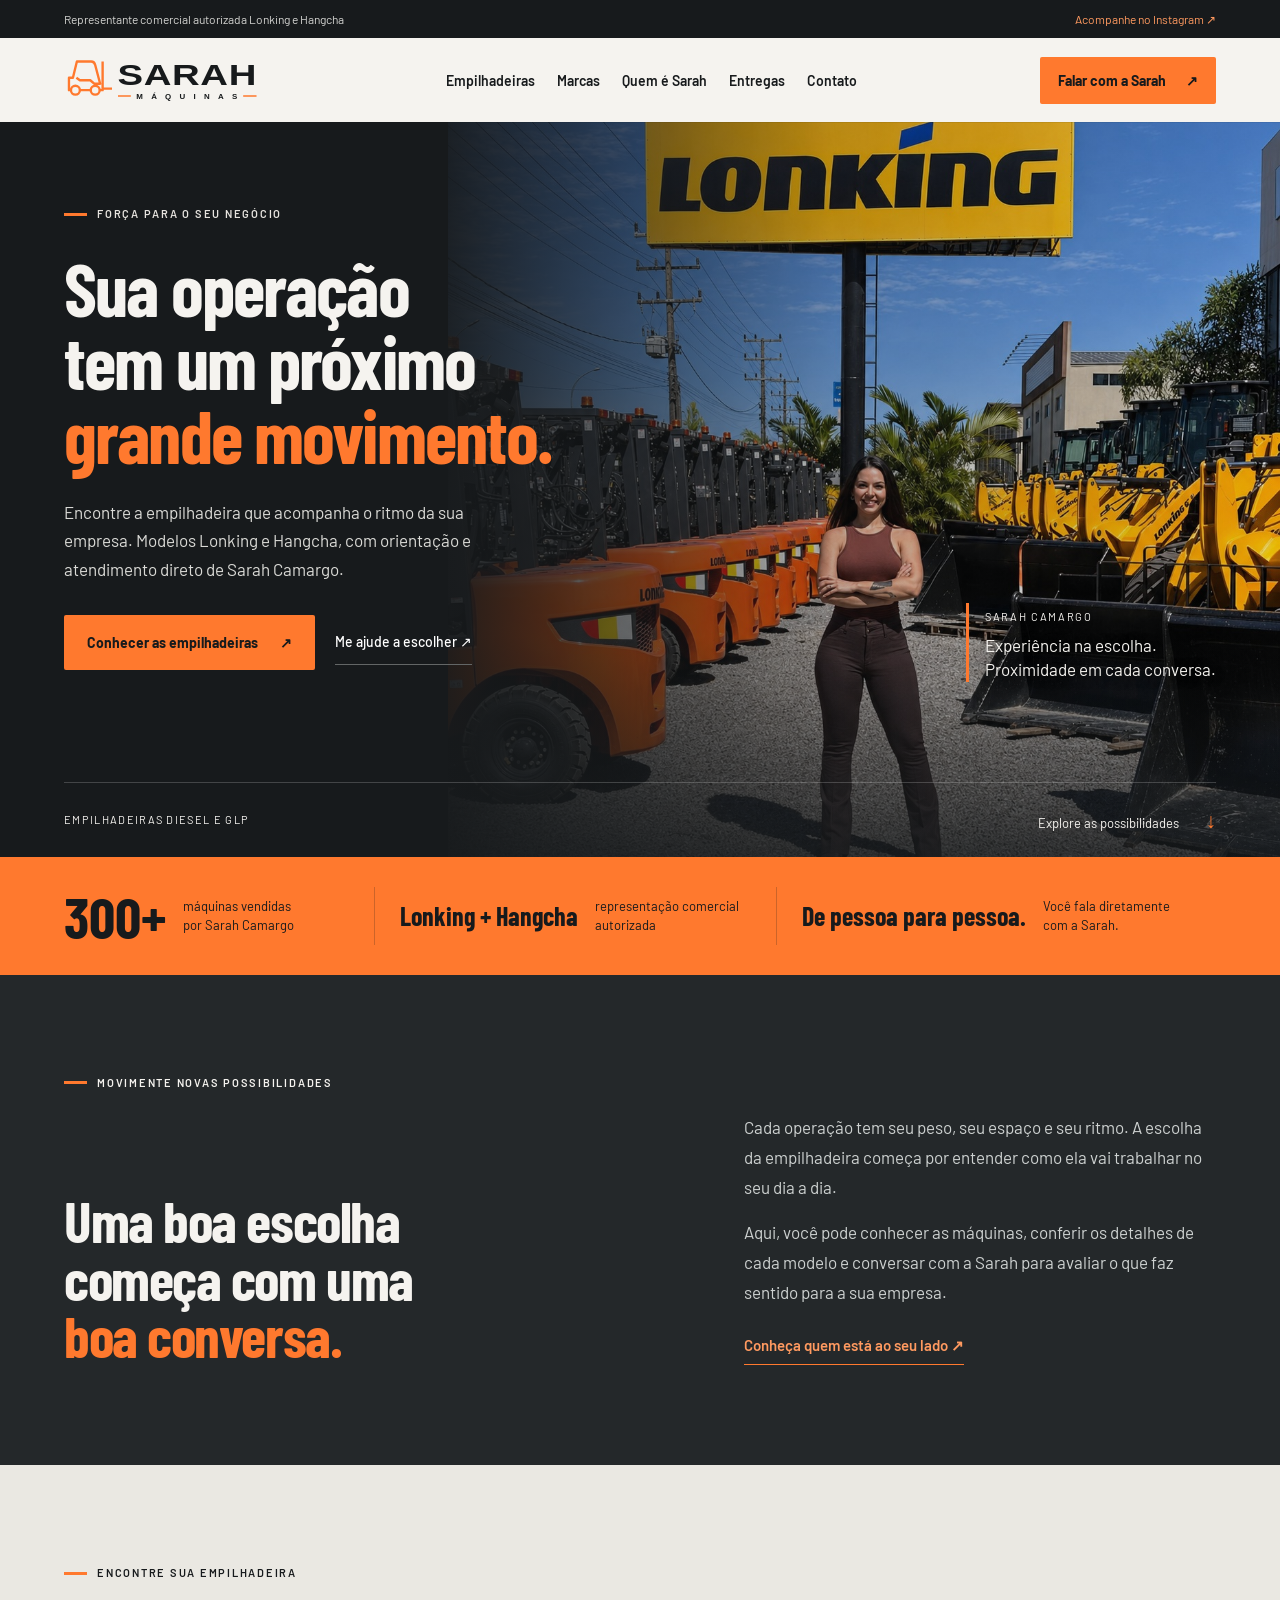
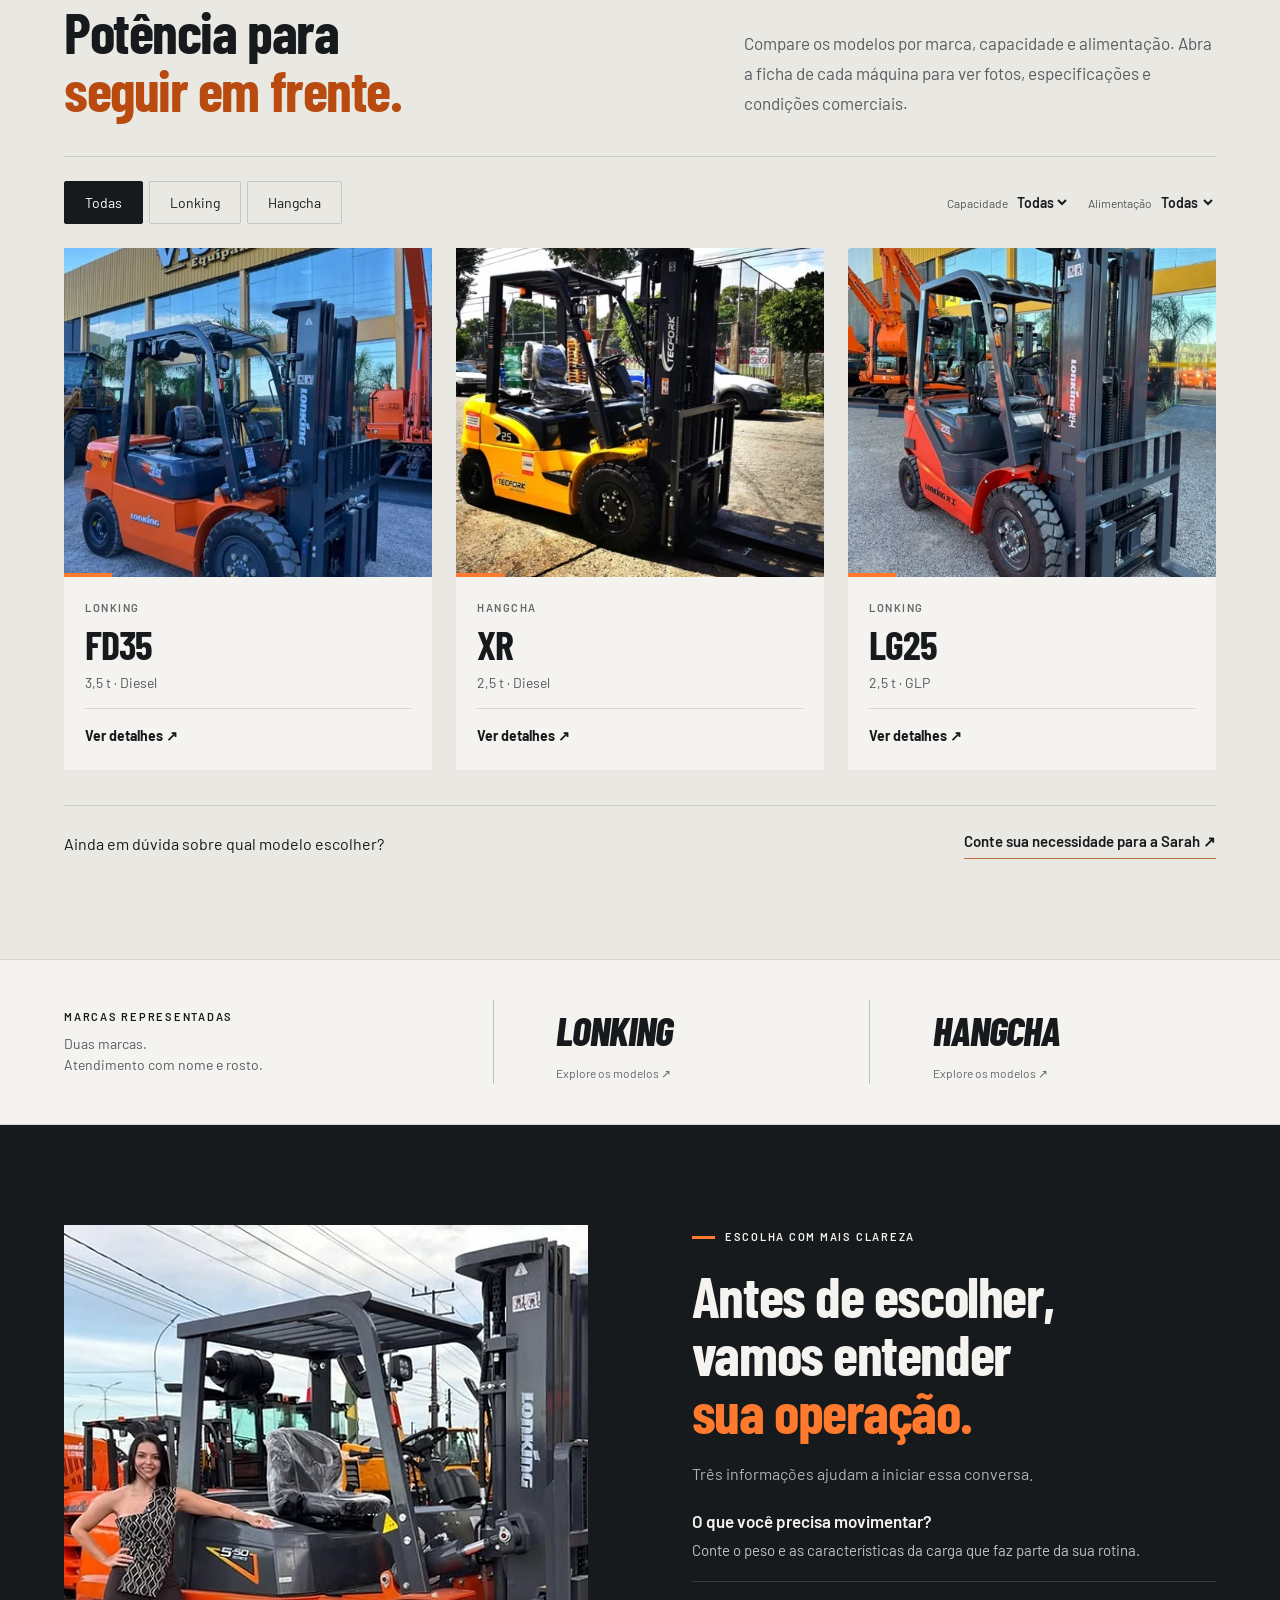
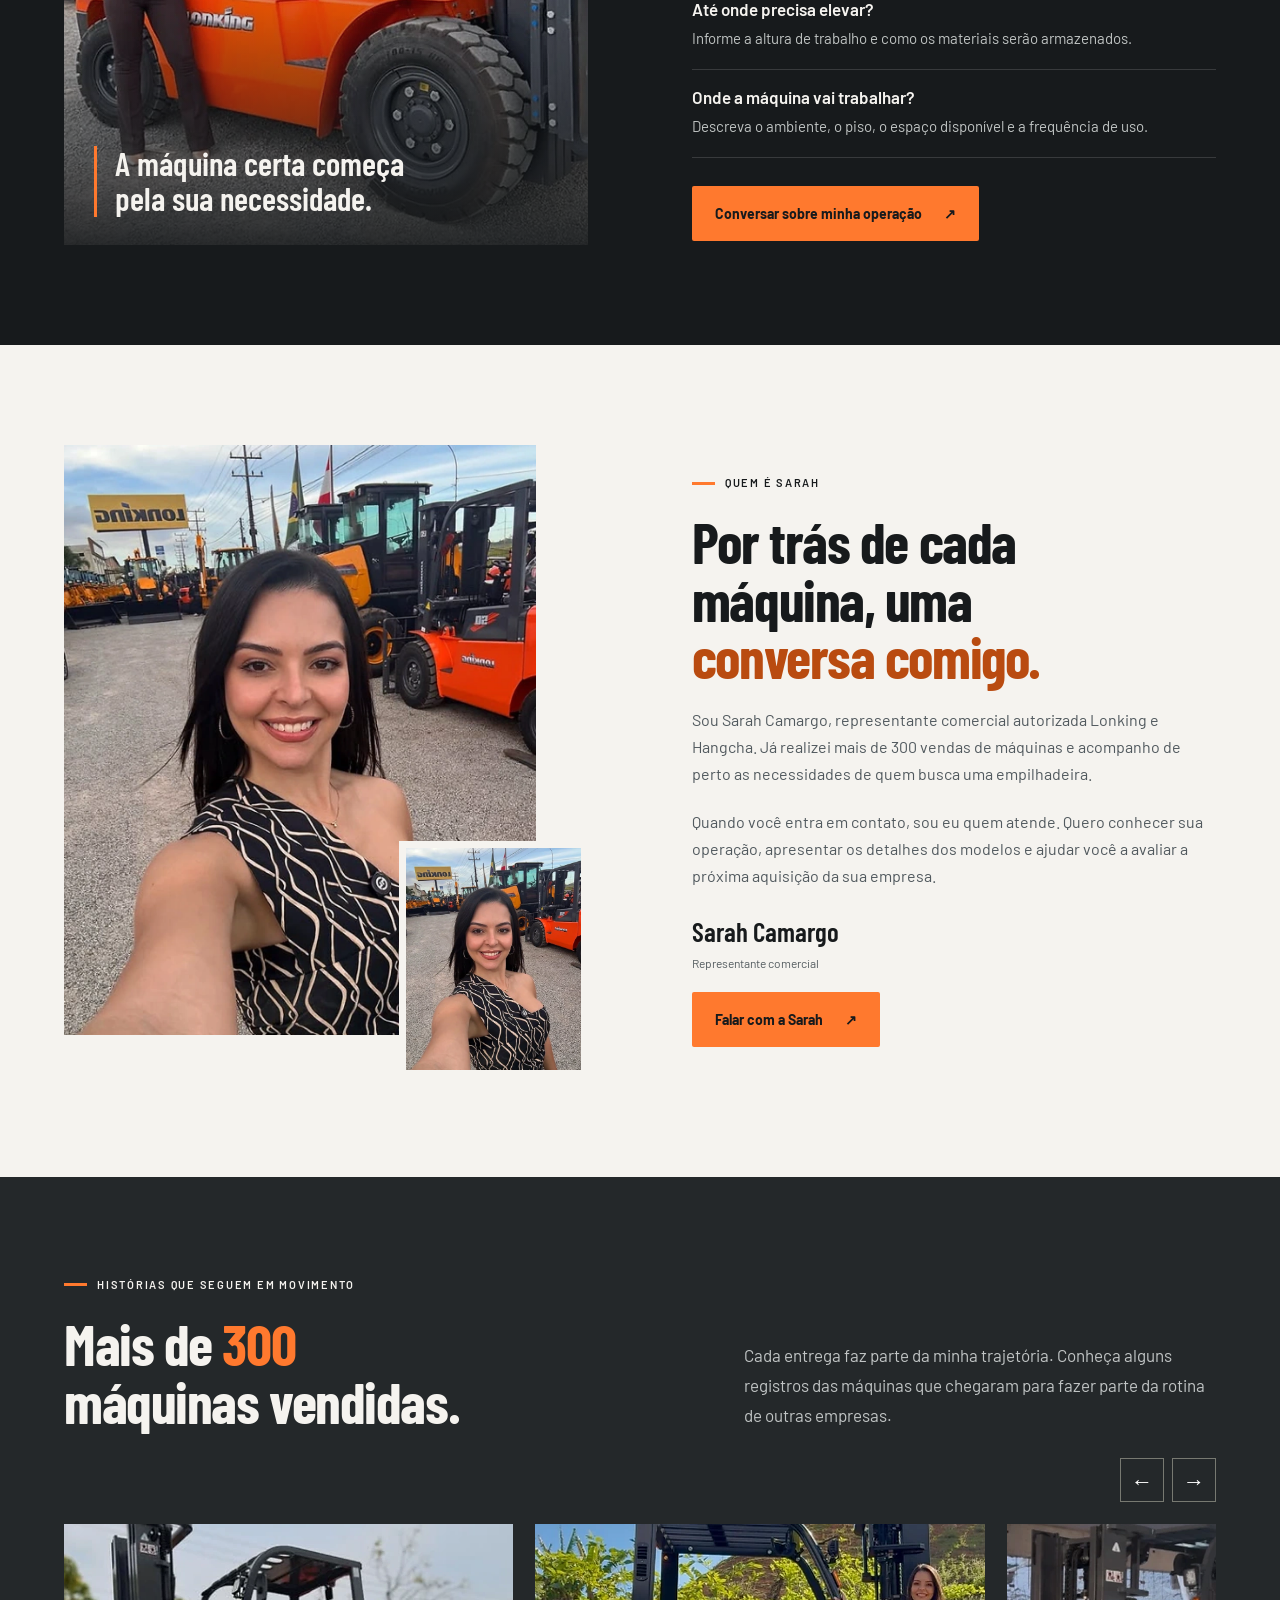
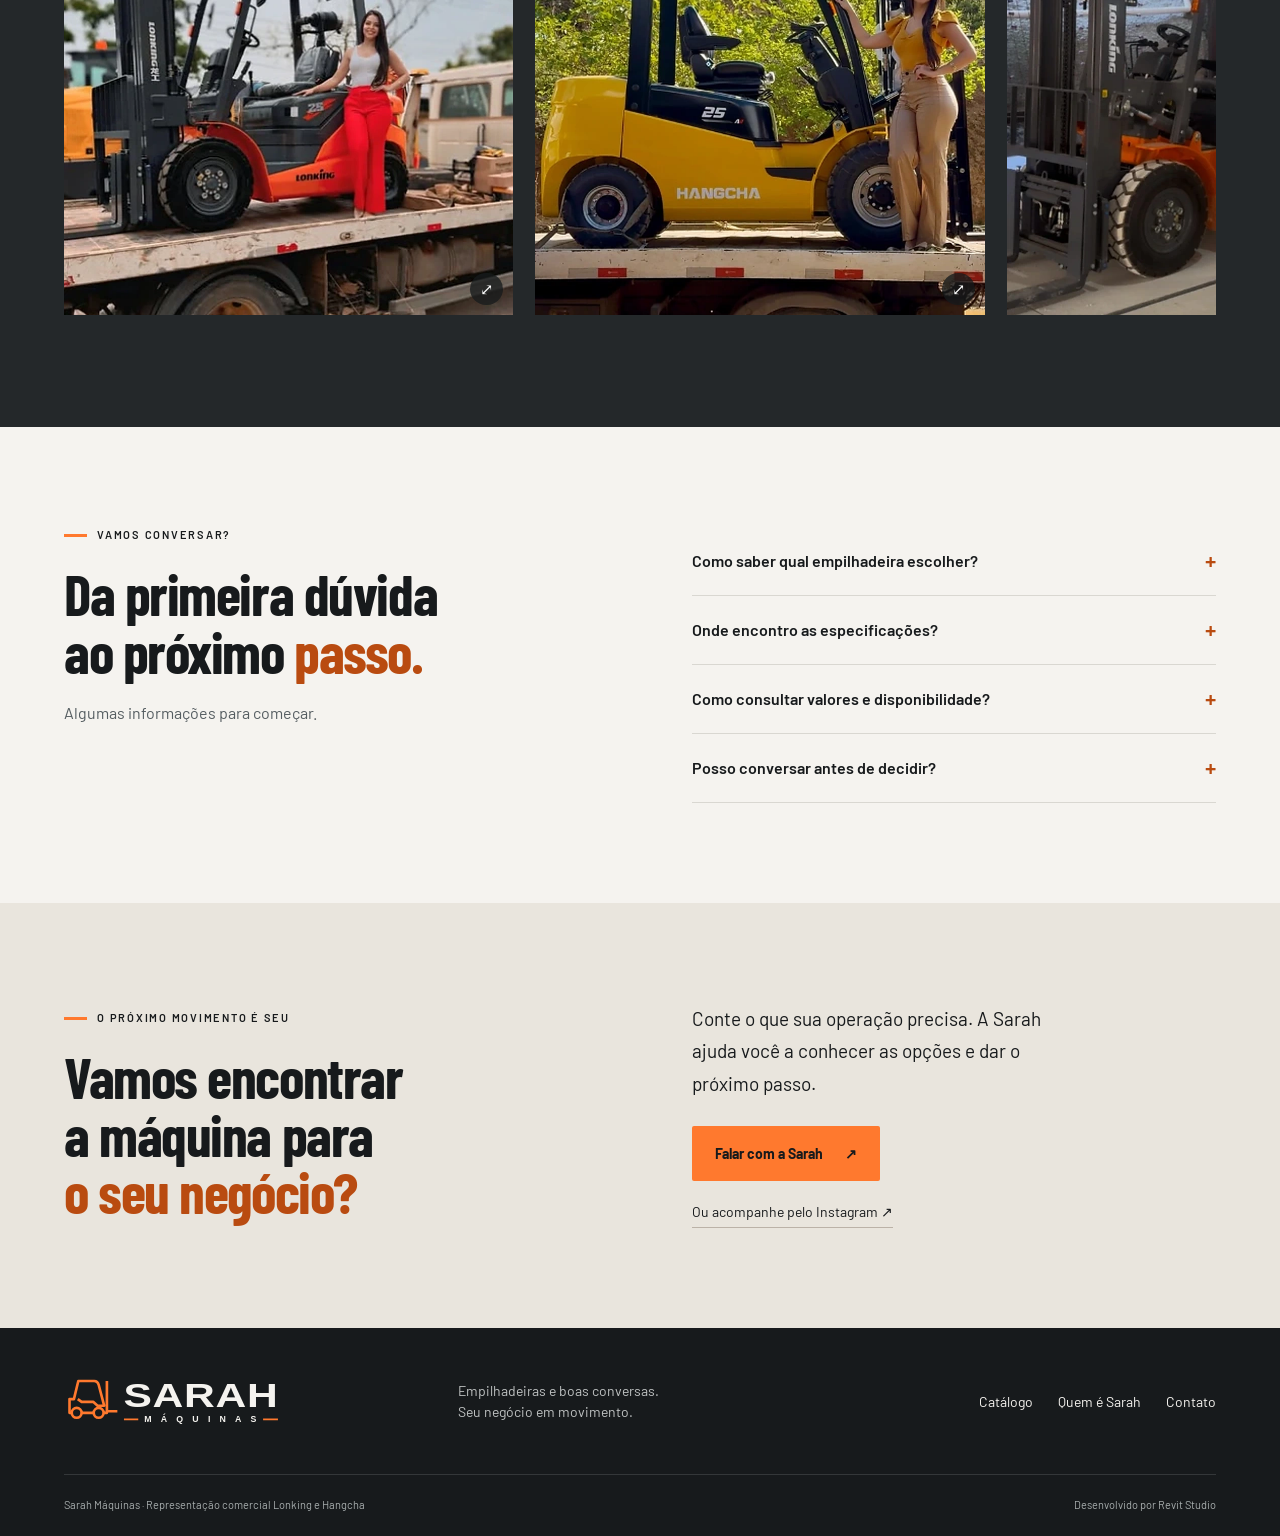
<file: index.html>
<!doctype html>
<html lang="pt-BR">
<head>
  <meta charset="utf-8">
  <meta name="viewport" content="width=device-width, initial-scale=1">
  <meta name="theme-color" content="#171a1c">
  <meta name="robots" content="noindex,nofollow">
  <meta name="description" content="Empilhadeiras Lonking e Hangcha com Sarah Camargo. Conheça os modelos e converse diretamente com quem entende a sua necessidade.">
  <title>Sarah Máquinas | Empilhadeiras Lonking e Hangcha</title>
  <link rel="stylesheet" href="estilo.css?v=20261110-mobile-title4">
  <script defer src="catalogo.js?v=20261110-whatsapp"></script>
  <script defer src="site.js?v=20261110-mobile2"></script>
</head>
<body>
  <a class="skip" href="#main">Pular para o conteúdo</a>
  <div class="topline"><div class="wrap"><span>Representante comercial autorizada Lonking e Hangcha</span><a href="https://www.instagram.com/sarahempilhadeira/" target="_blank" rel="noopener">Acompanhe no Instagram <span class="cta-arrow" aria-hidden="true">↗</span></a></div></div>
  <header><div class="wrap bar">
    <a class="logo" href="index.html" aria-label="Sarah Máquinas, início"><svg xmlns="http://www.w3.org/2000/svg" viewBox="0 0 400 92" fill="none" aria-hidden="true" focusable="false">
  <g stroke="#ff792e" stroke-width="4.8" stroke-linejoin="round">
    <path d="M10 54V42h8l8-33h29c5 0 7 3 8 7l10 38H61l-8-7H32l-7-5M10 54v13h5m16 0h24m16 0h7V9m0 0v55h19"/>
    <circle cx="23" cy="67" r="9"/><circle cx="63" cy="67" r="9"/>
  </g>
  <g fill="currentColor" font-family="Arial, Helvetica, sans-serif">
    <text x="108" y="57" font-size="60" font-weight="900" textLength="282" lengthAdjust="spacingAndGlyphs">SARAH</text>
    <text x="146" y="84" font-size="16" font-weight="700" textLength="205" lengthAdjust="spacing">MÁQUINAS</text>
  </g>
  <path stroke="#ff792e" stroke-width="3" d="M109 79h26m227 0h27"/>
</svg></a>
    <nav aria-label="Navegação"><a href="index.html#catalogo">Empilhadeiras</a><a href="index.html#marcas">Marcas</a><a href="index.html#sarah">Quem é Sarah</a><a href="index.html#entregas">Entregas</a><a href="index.html#contato">Contato</a></nav>
    <a class="top-contact" data-consulta href="https://wa.me/5511968480623?text=Ol%C3%A1%2C%20Sarah!%20Gostaria%20de%20ajuda%20para%20escolher%20uma%20empilhadeira." target="_blank" rel="noopener noreferrer">Falar com a Sarah <span class="cta-arrow" aria-hidden="true">↗</span></a><button class="menu" aria-label="Abrir menu" aria-expanded="false">☰</button>
  </div></header>
  <main id="main">
    <section class="hero">
      <img class="hero-backdrop" src="media/hero-hd.svg" width="1211" height="1299" alt="Sarah Camargo entre empilhadeiras Lonking" fetchpriority="high">
      <div class="wrap hero-inner"><div class="hero-copy">
        <div class="hero-heading"><p class="kicker"><i></i> FORÇA PARA O SEU NEGÓCIO</p>
        <h1>Sua operação<span class="hero-title-rest"><br>tem um próximo<br><em>grande movimento.</em></span></h1></div>
        <div class="hero-details"><p class="hero-mobile-tagline">tem um próximo<br><em>grande movimento.</em></p>
        <p class="intro">Encontre a empilhadeira que acompanha o ritmo da sua empresa. Modelos Lonking e Hangcha, com orientação e atendimento direto de Sarah Camargo.</p>
        <div class="actions"><a class="primary" href="#catalogo">Conhecer as empilhadeiras <span class="cta-arrow" aria-hidden="true">↗</span></a><a class="bare" data-consulta href="https://wa.me/5511968480623?text=Ol%C3%A1%2C%20Sarah!%20Gostaria%20de%20ajuda%20para%20escolher%20uma%20empilhadeira." target="_blank" rel="noopener noreferrer">Me ajude a escolher <span class="cta-arrow" aria-hidden="true">↗</span></a></div></div>
      </div><div class="hero-caption"><span>SARAH CAMARGO</span><p>Experiência na escolha.<br>Proximidade em cada conversa.</p></div></div>
      <div class="hero-bottom wrap"><span>EMPILHADEIRAS DIESEL E GLP</span><a href="#catalogo">Explore as possibilidades <span>↓</span></a></div>
    </section>
    <section class="proof-band" aria-label="Experiência e atendimento"><div class="wrap proof-grid"><div><strong>300+</strong><span>máquinas vendidas <br>por Sarah Camargo</span></div><div><strong>Lonking + Hangcha</strong><span>representação comercial <br>autorizada</span></div><div><strong>De pessoa para pessoa.</strong><span>Você fala diretamente <br>com a Sarah.</span></div></div></section>

    <section class="introduction"><div class="wrap section"><p class="kicker"><i></i> MOVIMENTE NOVAS POSSIBILIDADES</p><div class="section-heading"><h2>Uma boa escolha<br>começa com uma<br><span>boa conversa.</span></h2><div class="section-copy"><p>Cada operação tem seu peso, seu espaço e seu ritmo. A escolha da empilhadeira começa por entender como ela vai trabalhar no seu dia a dia.</p><p>Aqui, você pode conhecer as máquinas, conferir os detalhes de cada modelo e conversar com a Sarah para avaliar o que faz sentido para a sua empresa.</p><a class="text-link" href="#sarah">Conheça quem está ao seu lado <span class="cta-arrow" aria-hidden="true">↗</span></a></div></div></div></section>

    <section class="catalog-section" id="catalogo"><div class="wrap section"><div class="section-heading"><div><p class="kicker"><i></i> ENCONTRE SUA EMPILHADEIRA</p><h2>Potência para<br><span>seguir em frente.</span></h2></div><p class="section-copy">Compare os modelos por marca, capacidade e alimentação. Abra a ficha de cada máquina para ver fotos, especificações e condições comerciais.</p></div><div class="filters"><div id="brands" aria-label="Filtrar por marca"></div><div class="selects"><label>Capacidade<select id="cap"><option value="">Todas</option><option>2,5 t</option><option>3,5 t</option></select></label><label>Alimentação<select id="fuel"><option value="">Todas</option><option>Diesel</option><option>GLP</option></select></label></div></div><div id="cards" class="cards" aria-live="polite"></div><div class="catalog-help"><p>Ainda em dúvida sobre qual modelo escolher?</p><a class="text-link" data-consulta href="https://wa.me/5511968480623?text=Ol%C3%A1%2C%20Sarah!%20Gostaria%20de%20ajuda%20para%20escolher%20uma%20empilhadeira." target="_blank" rel="noopener noreferrer">Conte sua necessidade para a Sarah <span class="cta-arrow" aria-hidden="true">↗</span></a></div></div></section>

    <section id="marcas" class="brand-section"><div class="wrap brands-row"><div><p class="kicker">MARCAS REPRESENTADAS</p><p>Duas marcas.<br>Atendimento com nome e rosto.</p></div><a href="?marca=Lonking#catalogo" data-brand="Lonking"><strong>LONKING</strong><small>Explore os modelos <span class="cta-arrow" aria-hidden="true">↗</span></small></a><a href="?marca=Hangcha#catalogo" data-brand="Hangcha"><strong>HANGCHA</strong><small>Explore os modelos <span class="cta-arrow" aria-hidden="true">↗</span></small></a></div></section>

    <section class="choice-section"><div class="wrap section choice-grid"><div class="choice-image"><img src="media/home-2.webp" alt="Sarah ao lado de uma empilhadeira" loading="lazy"><span>A máquina certa começa<br>pela sua necessidade.</span></div><div><p class="kicker"><i></i> ESCOLHA COM MAIS CLAREZA</p><h2>Antes de escolher,<br>vamos entender<br><span>sua operação.</span></h2><p class="choice-lead">Três informações ajudam a iniciar essa conversa.</p><div class="choice-item"><h3>O que você precisa movimentar?</h3><p>Conte o peso e as características da carga que faz parte da sua rotina.</p></div><div class="choice-item"><h3>Até onde precisa elevar?</h3><p>Informe a altura de trabalho e como os materiais serão armazenados.</p></div><div class="choice-item"><h3>Onde a máquina vai trabalhar?</h3><p>Descreva o ambiente, o piso, o espaço disponível e a frequência de uso.</p></div><a class="primary" data-consulta href="https://wa.me/5511968480623?text=Ol%C3%A1%2C%20Sarah!%20Gostaria%20de%20ajuda%20para%20escolher%20uma%20empilhadeira." target="_blank" rel="noopener noreferrer">Conversar sobre minha operação <span class="cta-arrow" aria-hidden="true">↗</span></a></div></div></section>

    <section id="sarah" class="about-section"><div class="wrap section about"><div class="portrait-film"><video id="video" autoplay muted loop playsinline preload="metadata" poster="media/sarah.webp" aria-label="Sarah Camargo em vídeo"><source src="media/video.mp4" type="video/mp4"></video><img src="media/sarah.webp" class="portrait-inset" alt="Retrato de Sarah Camargo" loading="lazy"></div><div><p class="kicker"><i></i> QUEM É SARAH</p><h2>Por trás de cada<br>máquina, uma<br><span>conversa comigo.</span></h2><p>Sou Sarah Camargo, representante comercial autorizada Lonking e Hangcha. Já realizei mais de 300 vendas de máquinas e acompanho de perto as necessidades de quem busca uma empilhadeira.</p><p>Quando você entra em contato, sou eu quem atende. Quero conhecer sua operação, apresentar os detalhes dos modelos e ajudar você a avaliar a próxima aquisição da sua empresa.</p><p class="signature">Sarah Camargo<span>Representante comercial</span></p><a class="primary" data-consulta href="https://wa.me/5511968480623?text=Ol%C3%A1%2C%20Sarah!%20Gostaria%20de%20ajuda%20para%20escolher%20uma%20empilhadeira." target="_blank" rel="noopener noreferrer">Falar com a Sarah <span class="cta-arrow" aria-hidden="true">↗</span></a></div></div></section>

    <section class="deliver section" id="entregas"><div class="wrap"><div class="section-heading"><div><p class="kicker"><i></i> HISTÓRIAS QUE SEGUEM EM MOVIMENTO</p><h2>Mais de <em>300</em><br>máquinas vendidas.</h2></div><p class="section-copy">Cada entrega faz parte da minha trajetória. Conheça alguns registros das máquinas que chegaram para fazer parte da rotina de outras empresas.</p></div><div class="rail-tools"><button id="prevDelivery" aria-label="Entrega anterior">←</button><button id="nextDelivery" aria-label="Próxima entrega">→</button></div><div class="delivery-rail" id="delivery" aria-label="Fotos de entregas"></div></div></section>

    <section class="wrap section faq-section"><div><p class="kicker"><i></i> VAMOS CONVERSAR?</p><h2>Da primeira dúvida<br>ao próximo <span>passo.</span></h2><p>Algumas informações para começar.</p></div><div class="faq-list"><details><summary>Como saber qual empilhadeira escolher?</summary><p>Comece pelo peso da carga, altura de elevação e ambiente de trabalho. Envie essas informações para a Sarah e converse sobre os modelos do catálogo.</p></details><details><summary>Onde encontro as especificações?</summary><p>Abra “Ver detalhes” no modelo desejado. A página reúne fotos, capacidade, alimentação e as especificações disponíveis para aquela máquina.</p></details><details><summary>Como consultar valores e disponibilidade?</summary><p>Use “Consultar este modelo” na página da máquina para preparar uma mensagem com o modelo escolhido. A Sarah confirma o valor, a disponibilidade e as condições da proposta.</p></details><details><summary>Posso conversar antes de decidir?</summary><p>Sim. Você pode falar com a Sarah mesmo sem ter escolhido um modelo. Conte como a máquina será utilizada para iniciar o atendimento.</p></details></div></section>

    <section id="contato" class="contact"><div class="wrap section contact-grid"><div><p class="kicker"><i></i> O PRÓXIMO MOVIMENTO É SEU</p><h2>Vamos encontrar<br>a máquina para<br><span>o seu negócio?</span></h2></div><div><p>Conte o que sua operação precisa. A Sarah ajuda você a conhecer as opções e dar o próximo passo.</p><a class="primary" data-consulta href="https://wa.me/5511968480623?text=Ol%C3%A1%2C%20Sarah!%20Gostaria%20de%20ajuda%20para%20escolher%20uma%20empilhadeira." target="_blank" rel="noopener noreferrer">Falar com a Sarah <span class="cta-arrow" aria-hidden="true">↗</span></a><a class="social-link" href="https://www.instagram.com/sarahempilhadeira/" target="_blank" rel="noopener">Ou acompanhe pelo Instagram <span class="cta-arrow" aria-hidden="true">↗</span></a></div></div></section>
  </main>
  <footer><div class="wrap footer-main"><a class="logo" href="index.html" aria-label="Sarah Máquinas, início"><svg xmlns="http://www.w3.org/2000/svg" viewBox="0 0 400 92" fill="none" aria-hidden="true" focusable="false">
  <g stroke="#ff792e" stroke-width="4.8" stroke-linejoin="round">
    <path d="M10 54V42h8l8-33h29c5 0 7 3 8 7l10 38H61l-8-7H32l-7-5M10 54v13h5m16 0h24m16 0h7V9m0 0v55h19"/>
    <circle cx="23" cy="67" r="9"/><circle cx="63" cy="67" r="9"/>
  </g>
  <g fill="currentColor" font-family="Arial, Helvetica, sans-serif">
    <text x="108" y="57" font-size="60" font-weight="900" textLength="282" lengthAdjust="spacingAndGlyphs">SARAH</text>
    <text x="146" y="84" font-size="16" font-weight="700" textLength="205" lengthAdjust="spacing">MÁQUINAS</text>
  </g>
  <path stroke="#ff792e" stroke-width="3" d="M109 79h26m227 0h27"/>
</svg></a><p>Empilhadeiras e boas conversas.<br>Seu negócio em movimento.</p><div><a href="#catalogo">Catálogo</a><a href="#sarah">Quem é Sarah</a><a href="#contato">Contato</a></div></div><div class="wrap footer-bottom"><span>Sarah Máquinas · Representação comercial Lonking e Hangcha</span><small>Desenvolvido por Revit Studio</small></div></footer>
  <dialog id="dialog"><button class="close" aria-label="Fechar">×</button><div id="modalContent"></div></dialog>
</body>
</html>
</file>
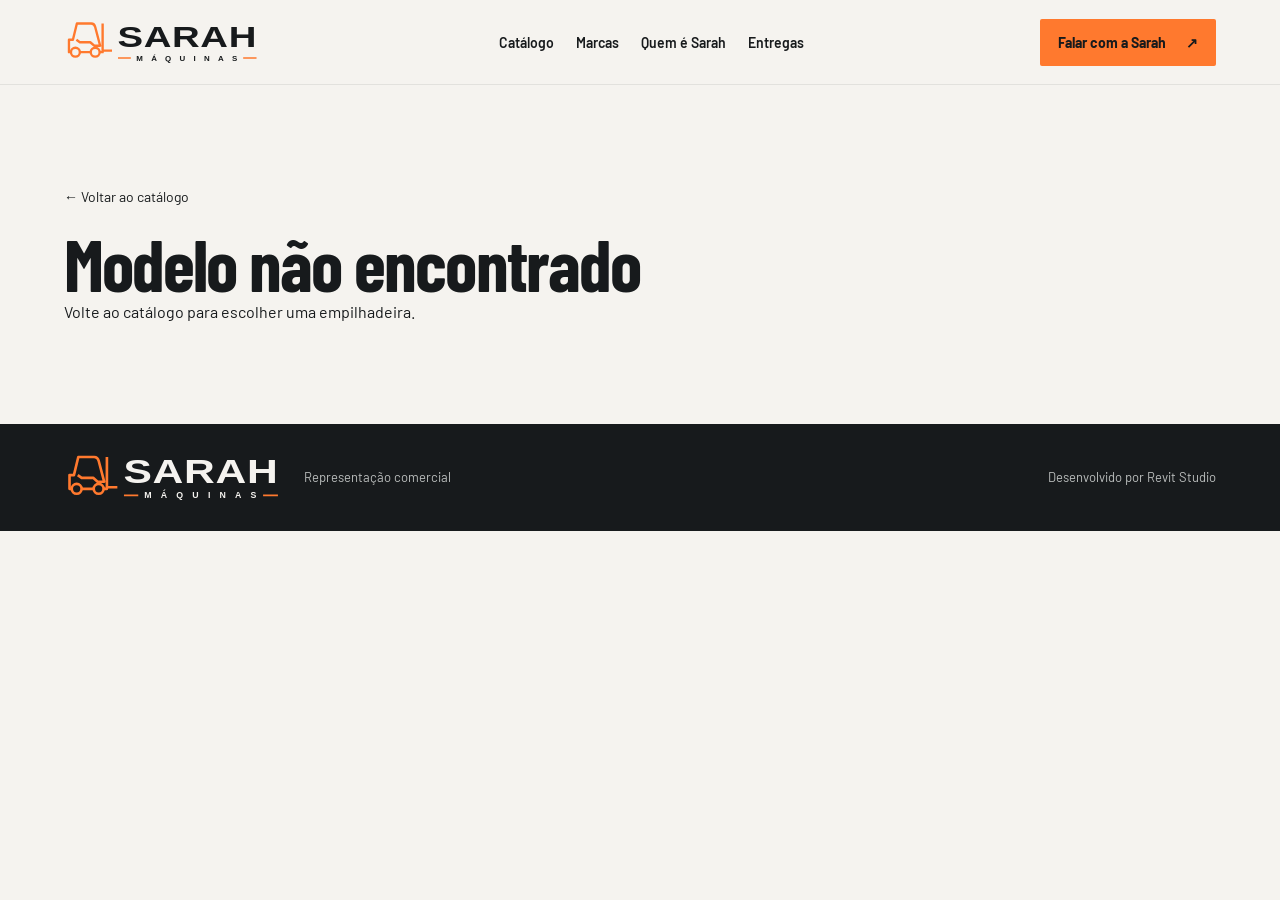
<file: modelo.html>
<!doctype html><html lang="pt-BR"><head><meta charset="utf-8"><meta name="viewport" content="width=device-width,initial-scale=1"><meta name="theme-color" content="#171a1c"><meta name="robots" content="noindex,nofollow"><title>Sarah Máquinas | Empilhadeiras Lonking e Hangcha</title><link rel="stylesheet" href="estilo.css?v=20261110-mobile2"><script defer src="catalogo.js?v=20261110-whatsapp"></script><script defer src="site.js?v=20261110-mobile2"></script></head><body><a class="skip" href="#main">Pular para o conteúdo</a><header><div class="wrap bar"><a class="logo" href="index.html" aria-label="Sarah Máquinas, início"><svg xmlns="http://www.w3.org/2000/svg" viewBox="0 0 400 92" fill="none" aria-hidden="true" focusable="false">
  <g stroke="#ff792e" stroke-width="4.8" stroke-linejoin="round">
    <path d="M10 54V42h8l8-33h29c5 0 7 3 8 7l10 38H61l-8-7H32l-7-5M10 54v13h5m16 0h24m16 0h7V9m0 0v55h19"/>
    <circle cx="23" cy="67" r="9"/><circle cx="63" cy="67" r="9"/>
  </g>
  <g fill="currentColor" font-family="Arial, Helvetica, sans-serif">
    <text x="108" y="57" font-size="60" font-weight="900" textLength="282" lengthAdjust="spacingAndGlyphs">SARAH</text>
    <text x="146" y="84" font-size="16" font-weight="700" textLength="205" lengthAdjust="spacing">MÁQUINAS</text>
  </g>
  <path stroke="#ff792e" stroke-width="3" d="M109 79h26m227 0h27"/>
</svg></a><nav aria-label="Navegação"><a href="index.html#catalogo">Catálogo</a><a href="index.html#marcas">Marcas</a><a href="index.html#sarah">Quem é Sarah</a><a href="index.html#entregas">Entregas</a></nav><a class="top-contact" data-consulta href="https://wa.me/5511968480623?text=Ol%C3%A1%2C%20Sarah!%20Gostaria%20de%20ajuda%20para%20escolher%20uma%20empilhadeira." target="_blank" rel="noopener noreferrer">Falar com a Sarah <span class="cta-arrow" aria-hidden="true">↗</span></a><button class="menu" aria-label="Abrir menu" aria-expanded="false">☰</button></div></header><main class="wrap section" id="main"><a class="return" href="index.html#catalogo">← Voltar ao catálogo</a><div id="produto"></div></main><footer><div class="wrap"><a class="logo" href="index.html" aria-label="Sarah Máquinas, início"><svg xmlns="http://www.w3.org/2000/svg" viewBox="0 0 400 92" fill="none" aria-hidden="true" focusable="false">
  <g stroke="#ff792e" stroke-width="4.8" stroke-linejoin="round">
    <path d="M10 54V42h8l8-33h29c5 0 7 3 8 7l10 38H61l-8-7H32l-7-5M10 54v13h5m16 0h24m16 0h7V9m0 0v55h19"/>
    <circle cx="23" cy="67" r="9"/><circle cx="63" cy="67" r="9"/>
  </g>
  <g fill="currentColor" font-family="Arial, Helvetica, sans-serif">
    <text x="108" y="57" font-size="60" font-weight="900" textLength="282" lengthAdjust="spacingAndGlyphs">SARAH</text>
    <text x="146" y="84" font-size="16" font-weight="700" textLength="205" lengthAdjust="spacing">MÁQUINAS</text>
  </g>
  <path stroke="#ff792e" stroke-width="3" d="M109 79h26m227 0h27"/>
</svg></a><span>Representação comercial</span><small>Desenvolvido por Revit Studio</small></div></footer><dialog id="dialog"><button class="close" aria-label="Fechar">×</button><div id="modalContent"></div></dialog></body></html>
</file>
<file: estilo.css>
@import url('https://fonts.googleapis.com/css2?family=Barlow+Condensed:wght@600;700;800&family=Barlow:wght@400;500;600;700&display=swap');
*{box-sizing:border-box}html{scroll-behavior:smooth;scroll-padding-top:24px}body{margin:0;background:#f5f3ef;color:#171a1c;font:16px/1.5 "Segoe UI",Arial,sans-serif}a,button{color:inherit}a{text-decoration:none}button,select,textarea{font:inherit}button{cursor:pointer}button,a,select{touch-action:manipulation}button{border:0;background:none}button:focus-visible,a:focus-visible,select:focus-visible,textarea:focus-visible{outline:3px solid #3687be;outline-offset:3px}img{display:block;width:100%}.wrap{width:min(1296px,90%);margin:auto}.skip{position:fixed;top:-100px;background:white;padding:10px;z-index:10}.skip:focus{top:0}header,.hero,footer,.deliver{background:#171a1c;color:#f5f3ef}.bar{height:78px;display:flex;align-items:center;justify-content:space-between;gap:22px}.logo{display:flex;align-items:center;gap:10px;line-height:1;font-size:18px;letter-spacing:1px;font-weight:800}.logo b{display:block;font-size:9px;letter-spacing:3.6px;margin-top:5px}.logo i{font:italic 900 35px/1 Arial;transform:skew(-8deg);color:#ff792e}.bar nav{display:flex;gap:32px;font-size:14px}.bar nav a:hover,.bare:hover{color:#ff995e}.top-contact{border:1px solid #676b6b;color:white;padding:9px 15px;border-radius:3px;font-weight:600;font-size:14px}.top-contact span{margin-left:12px}.menu{display:none}.hero{border-top:1px solid #393c3e}.hero-inner{display:grid;grid-template-columns:1fr 1fr;align-items:stretch}.hero-copy{display:flex;flex-direction:column;justify-content:center;padding:55px 15px 60px 0}.kicker{font:700 11px/1.5 Consolas,monospace;letter-spacing:2px;margin:0 0 22px;display:flex;align-items:center;gap:10px}.kicker i{display:inline-block;width:23px;height:3px;background:#ff792e}.hero .kicker{color:#d6d7d5}h1,h2,h3,p,figure{margin:0}h1,h2,h3{font-family:"Segoe UI",Arial,sans-serif;font-weight:700;letter-spacing:-.065em;line-height:1.01}h1{font-size:clamp(48px,5.7vw,89px)}h1 em{font-style:normal;color:#afb2b2}h1 span,h2 span,.deliver em{color:#ff792e}.intro{color:#c4c6c5;margin:24px 0 28px;font-size:17px}.actions{display:flex;align-items:center;gap:22px;flex-wrap:wrap}.primary,.bare,.actions>a{font-weight:650;font-size:14px}.primary{background:#ff792e;color:#171a1c;padding:14px 19px;border-radius:3px;display:inline-flex;gap:22px;align-items:center;justify-content:center}.primary:hover{background:#ff914f}.bare{color:white;padding:12px 0;border-bottom:1px solid #636666}.hero-media{position:relative;isolation:isolate;overflow:hidden;background:#202426}.hero-media>img{position:absolute;height:100%;object-fit:cover;object-position:50% 54%}.hero-media:after{content:"";position:absolute;inset:70% 0 0;background:linear-gradient(transparent,#101315c9);pointer-events:none}.hero-media figcaption{position:absolute;inset:auto 18px 12px;z-index:1;display:flex;align-items:center;justify-content:space-between;gap:8px;color:white;font-size:12px}.hero-media figcaption div{display:flex;align-items:center;gap:6px;font:11px Consolas,monospace}.hero-media button,.viewer button{color:white;border:1px solid #ffffff70;background:#171a1c80;border-radius:50%;width:40px;height:40px}.section{padding-block:80px}h2{font-size:clamp(40px,4.5vw,72px)}.filters{display:flex;justify-content:space-between;align-items:center;flex-wrap:wrap;gap:18px;border-top:1px solid #c9c9c3;padding:20px 0;margin-top:32px}#brands,.selects{display:flex;gap:6px;align-items:center}#brands button{padding:9px 15px;border:1px solid #c6c8c3;border-radius:3px;font-size:14px}#brands button[aria-pressed=true]{background:#171a1c;color:white;border-color:#171a1c}.selects{gap:18px}.selects label{font-size:12px;color:#51585c}.selects select{margin-left:5px;border:0;background:transparent;color:#171a1c;font-size:14px;font-weight:600}.cards{display:grid;grid-template-columns:repeat(3,minmax(0,1fr));gap:22px}.card{border-bottom:1px solid #bbbdb8;padding-bottom:17px}.card .pic{overflow:hidden;background:#e0e0da}.card img{aspect-ratio:1.3;object-fit:cover;object-position:50% 65%;transition:transform .35s}.card:hover img{transform:scale(1.025)}.card small,.sub{display:block;font:600 11px/1.5 Consolas,monospace;letter-spacing:1.5px;text-transform:uppercase;color:#60686d;margin:18px 0 7px}.card h3{font-size:34px}.card p{color:#51595e;font-size:14px;margin:8px 0 15px}.card b,.return{font-size:14px}.brand-section{border-block:1px solid #c9c9c3;background:#eae9e4}.brands-row{display:grid;grid-template-columns:.8fr 1fr 1fr;padding-block:26px;align-items:center}.brands-row .kicker{margin:0}.brands-row a{border-left:1px solid #bec0bc;padding-left:12%}.brands-row strong{display:block;font-size:28px;font-style:italic;font-weight:800;letter-spacing:-1px}.brands-row small,.contact small{color:#60686d}.about,.product{display:grid;grid-template-columns:1fr 1fr;gap:8%;align-items:center}.about img{height:clamp(320px,38vw,520px);object-fit:cover;object-position:center 40%}.about p:not(.kicker){color:#51595e;max-width:540px;margin:20px 0}.about button{margin-top:10px}.deliver em{font-style:normal}.deliver h2+p{margin:16px 0 28px;color:#c4c6c5}.delivery-grid{display:grid;grid-template-columns:2fr 1fr 1fr;grid-template-rows:repeat(2,190px);gap:12px}.delivery-grid button,.product-photo{position:relative;padding:0;overflow:hidden}.delivery-grid button:first-child{grid-row:span 2}.delivery-grid button:nth-child(2){grid-row:span 2}.delivery-grid img{height:100%;object-fit:cover}.zoom{position:absolute;bottom:10px;right:10px;background:#171a1cc4;color:white;padding:4px 10px}.deliver video{display:block;width:min(100%,790px);max-height:470px;margin:32px auto 0;background:#101214}.contact h2{max-width:840px}.contact .actions{margin:26px 0 12px}footer .wrap{display:flex;gap:20px;flex-wrap:wrap;align-items:center;padding-block:28px}footer span,footer small{font-size:13px;color:#babdbc}footer small{margin-left:auto}.return{display:inline-block;padding-bottom:20px}.product{align-items:start}.product-photo img{max-height:590px;object-fit:contain;background:#e1e2de}.product h1{font-size:clamp(48px,6vw,78px);margin-bottom:16px}.product h2{font-size:24px;margin-top:34px;letter-spacing:-.04em}.product dl{margin:12px 0}.product dl div{border-bottom:1px solid #cccec8;padding:9px 0;display:grid;grid-template-columns:40% 1fr;gap:5px;font-size:14px}.product dt{color:#60686d}.product dd{margin:0}.thumbs{display:flex;gap:8px;margin-top:10px}.thumbs button{padding:2px;border:2px solid transparent}.thumbs button[aria-pressed=true]{border-color:#ff792e}.thumbs img{width:55px;height:65px;object-fit:cover}.share{padding:10px 0;text-decoration:underline}.product .actions{margin-top:18px}.product .commercial{font-size:14px;color:#535a5d}.empty{grid-column:1/-1;padding:28px 0}.empty button{text-decoration:underline}dialog{border:0;border-radius:6px;padding:32px;max-width:min(94vw,620px);width:100%;color:#171a1c;background:#f5f3ef}dialog::backdrop{background:#080a0bdc}dialog h2{font-size:32px;padding-right:30px;margin-bottom:15px}.close{position:absolute;top:8px;right:8px;font-size:26px;width:40px;height:40px;z-index:2;background:#171a1c;color:white;border-radius:50%}textarea{width:100%;margin:14px 0;padding:14px;resize:vertical;min-height:125px}.viewer{max-width:min(94vw,960px);background:#131618;color:white;padding:12px}.viewer img{height:74vh;object-fit:contain}.viewer .viewerbar{display:flex;align-items:center;justify-content:center;gap:20px;padding:8px}.viewer .close{width:40px;height:40px}.status{font-size:13px}.menu{color:white;font-size:22px}
@media(max-width:850px){.bar nav{gap:14px}.hero-copy{padding-block:40px}.actions{gap:12px}.hero .bare{font-size:13px}.delivery-grid{grid-template-rows:repeat(2,140px)}.wrap{width:92%}.cards{gap:14px}}
@media(max-width:700px){.bar{height:60px;gap:12px}.bar nav{display:none;position:absolute;top:60px;left:0;right:0;background:#171a1c;padding:16px 5%;z-index:4;flex-direction:column}.bar nav.open{display:flex}.bar nav a{padding:7px}.top-contact{margin-left:auto;font-size:12px;padding:7px 9px}.menu{display:block}.hero-inner{display:flex;flex-direction:column}.hero-copy{padding:28px 0 20px}.hero .kicker{margin-bottom:12px}.hero h1{font-size:clamp(42px,10vw,64px)}.hero h1 br:nth-child(2){display:none}.hero h1 em:after{content:' '}.intro{margin:12px 0 16px;font-size:15px}.desktop{display:none}.hero-media{aspect-ratio:1.12}.hero-media>img{object-position:50% 54%}.section{padding-block:44px}.kicker{margin-bottom:14px}.filters{margin-top:20px;gap:12px}.selects{flex-wrap:wrap}.cards{grid-template-columns:1fr}.card img{aspect-ratio:1.38}.card+.card{margin-top:12px}.brands-row{grid-template-columns:1fr 1fr;gap:15px}.brands-row .kicker{grid-column:span 2}.brands-row .kicker br{display:none}.brands-row a{padding-left:10px}.about,.product{grid-template-columns:1fr;gap:25px}.about img{height:350px}.delivery-grid{display:flex;overflow-x:auto;scroll-snap-type:x mandatory;gap:9px}.delivery-grid button{flex:0 0 84%;height:355px;scroll-snap-align:start}.deliver video{max-height:420px}.product-photo img{max-height:460px}.product dl div{grid-template-columns:38% 1fr}.viewer img{height:67vh}footer .wrap{gap:8px 12px}footer small{width:100%;margin:0}.hero-media figcaption{inset:auto 10px 8px}.hero-media figcaption button{width:36px;height:36px}}
@media(prefers-reduced-motion:reduce){html{scroll-behavior:auto}*,*:before,*:after{transition:none!important;animation:none!important}}

:root{--ink:#201f1b;--paper:#f7f5f0;--copper:#a3441a;--line:#d8d1c5}
body{background:var(--paper);color:var(--ink)}.bar{height:72px}.bar nav{gap:28px}.bar nav a{font-weight:500}.top-contact,.primary,#brands button{border-radius:28px}.hero{background:radial-gradient(ellipse at 78% 65%,#393229,transparent 58%),#191a18}.hero-inner{width:min(1320px,92%);grid-template-columns:.85fr 1.25fr;gap:4%;padding-block:clamp(28px,4.5vw,76px);align-items:center}.hero-copy{padding:0}.hero h1,.about h2,.deliver h2,.contact h2{font-family:Georgia,'Times New Roman',serif;font-weight:400;letter-spacing:-.055em}.hero h1{font-size:clamp(48px,5.8vw,94px);line-height:.99}.hero h1 em{color:#f1aa79;font-style:italic}.hero-pair{display:grid;grid-template-columns:minmax(0,2.5fr) minmax(0,1fr);gap:clamp(7px,1.1vw,18px);align-items:end}.yard,.machine-side{height:auto;box-shadow:0 12px 35px #0003}.yard{border-radius:80px 4px 4px 4px}.machine-side{border-radius:4px 4px 36px 4px;margin-bottom:14%}.hero-copy .intro{max-width:34ch}.primary{padding:14px 21px;background:#ff985a}.kicker{letter-spacing:.17em}.filters{border-color:var(--line)}.cards{gap:clamp(15px,2vw,32px)}.card{background:#fffcf6;border:1px solid var(--line);border-radius:12px;overflow:hidden;padding:0 0 20px;transition:box-shadow .25s}.card:hover{box-shadow:0 8px 28px #30221514}.card>:not(.pic){margin-left:21px;margin-right:21px}.card b{color:var(--copper)}.brand-section{background:#ebe6dc}.about{gap:9%}.portrait-film{position:relative;width:100%;padding:0 9% 6% 0}.portrait-film video{display:block;width:100%;aspect-ratio:4/5;object-fit:cover;object-position:center;border-radius:70px 5px 5px 5px;background:#242522}.portrait-film .portrait-inset{position:absolute;width:30%;height:auto;aspect-ratio:4/5;bottom:0;right:0;border:5px solid var(--paper);border-radius:5px;object-fit:cover}.deliver{background:#20221f}.deliver .wrap{position:relative}.deliver .rail-tools{display:flex;justify-content:flex-end;gap:8px;margin:-61px 0 18px}.rail-tools button{width:44px;height:44px;border:1px solid #777971;color:#fff;border-radius:50%;font-size:22px}.rail-tools button:hover{background:#ead9bc;color:#20221f}.delivery-rail{display:flex;position:relative;gap:16px;overflow-x:auto;scroll-snap-type:x mandatory;scrollbar-width:thin;scrollbar-color:#ac8663 #333530;padding-bottom:12px;overscroll-behavior-x:contain}.delivery-rail button{padding:0;position:relative;flex:0 0 44%;scroll-snap-align:start;aspect-ratio:5/4;overflow:hidden;border-radius:7px}.delivery-rail img{height:100%;object-fit:cover}.delivery-rail::after{content:"";flex:0 0 calc(56% - 16px)}.delivery-rail .zoom{border-radius:20px}.contact h2{max-width:20ch}.product-photo{width:100%;border-radius:12px}.thumbs button{border-radius:7px}.product dl div{padding-block:12px}.product h1{font-family:Georgia,serif;font-weight:400}
@media(max-width:850px){.hero-inner{gap:3%}.bar nav{gap:12px}}
@media(max-width:700px){.bar{height:60px}.hero-inner{display:grid;grid-template-columns:1fr;gap:20px;padding-block:20px 28px}.hero-copy h1{font-size:clamp(38px,8vw,55px)}.hero-copy h1 br{display:none}.hero-copy h1 br:first-child:after{content:" "}.hero-copy h1 br:first-child{display:block}.hero-copy .intro{max-width:none;margin-block:9px 12px}.hero-copy .kicker{margin-bottom:8px}.hero-pair{max-width:460px;width:100%;margin:auto;grid-template-columns:1.85fr 1fr}.yard{border-radius:42px 4px 4px 4px}.hero .primary{padding:10px 16px}.deliver .rail-tools{margin:0 0 14px;justify-content:flex-start}.delivery-rail{gap:10px}.delivery-rail button{flex-basis:82%;aspect-ratio:4/4.6}.delivery-rail::after{flex-basis:calc(18% - 10px)}.portrait-film{max-width:420px}.contact h2{font-size:clamp(37px,9vw,54px)}}
.portrait-film .portrait-inset{width:34.5%}.hero-pair{grid-template-columns:minmax(0,2.35fr) minmax(0,1.15fr)}@media(max-width:700px){.hero-pair{grid-template-columns:minmax(0,1.70fr) minmax(0,1.15fr)}}

/* Industrial typography and the established Sarah Máquinas palette. */
:root {
  --ink: #171a1c;
  --paper: #f5f3ef;
  --orange: #ff792e;
  --line: #d9d7d1;
}
body { font-family: 'Barlow', Arial, sans-serif; color: var(--ink); }
html { scroll-padding-top: 100px; }
.wrap { width: min(1280px, 90%); }
.section { padding-block: 100px; }
h1, h2, h3, .hero h1, .about h2, .deliver h2, .contact h2, .product h1 {
  font-family: 'Barlow Condensed', 'Arial Narrow', Arial, sans-serif;
  font-weight: 700;
  letter-spacing: -.025em;
  line-height: 1;
}
h2 { font-size: clamp(40px, 4.5vw, 66px); }
h2 span { color: #b94b10; }
.kicker { font: 600 11px/1.5 'Barlow', sans-serif; letter-spacing: .16em; }
.kicker i { background: var(--orange); }
.topline { background: var(--ink); color: #d4d4d1; font-size: 12px; }
.topline .wrap { display: flex; justify-content: space-between; gap: 20px; padding-block: 10px; }
.topline a { color: #ff9a60; }
header { position: sticky; top: 0; z-index: 20; background: var(--paper); color: var(--ink); box-shadow: 0 1px 0 #171a1c15; }
.bar { height: 84px; gap: 18px; }
.bar nav { gap: 22px; font-size: 14px; }
.bar nav a { font-weight: 600; }
.bar nav a:hover { color: #b94b10; }
.logo { font-size: 20px; }
.logo i { color: var(--orange); font-size: 42px; }
.top-contact, .primary { background: var(--orange); border-radius: 2px; border: 0; color: #171a1c; font-weight: 700; }
.top-contact { padding: 13px 18px; white-space: nowrap; }
.primary { padding: 17px 23px; min-height: 50px; }
.primary:hover, .top-contact:hover { background: #ff9a60; }
.text-link { display: inline-block; font-size: 15px; font-weight: 600; border-bottom: 1px solid #bd6a3c; padding: 0 0 6px; }
.hero { position: relative; isolation: isolate; overflow: hidden; border: 0; background: var(--ink); }
.hero-backdrop { position: absolute; width: 65%; right: 0; top: 0; height: 100%; object-fit: cover; object-position: center 52%; z-index: -2; }
.hero::before { content: ''; position: absolute; inset: 0; z-index: -1; background: linear-gradient(90deg, #171a1c 20%, #171a1cf2 35%, #171a1c48 65%, #171a1c18), linear-gradient(0deg, #171a1ccf, transparent 30%); }
.hero-inner { width: min(1280px, 90%); display: grid; grid-template-columns: 1.25fr .75fr; min-height: 660px; padding-block: 72px 100px; gap: 3%; align-items: center; }
.hero h1 { font-size: clamp(56px, 5.8vw, 88px); line-height: .99; }
.hero h1 em { font-style: normal; color: var(--orange); }
.hero .kicker { color: #e7e4df; margin-bottom: 28px; }
.hero-copy .intro { max-width: 44ch; line-height: 1.65; color: #dadad6; font-size: 17px; margin-block: 27px 32px; }
.hero .actions { gap: 20px; }
.hero .bare { font-weight: 500; }
.hero-caption { align-self: end; justify-self: end; border-left: 3px solid var(--orange); padding-left: 16px; text-shadow: 0 2px 12px #000; }
.hero-caption span { font-size: 11px; letter-spacing: .15em; }
.hero-caption p { font-size: 17px; line-height: 1.45; margin-top: 6px; }
.hero-bottom { padding-block: 21px; border-top: 1px solid #ffffff30; display: flex; justify-content: space-between; align-items: center; font-size: 11px; letter-spacing: .12em; }
.hero-bottom a { letter-spacing: 0; font-size: 13px; }
.hero-bottom a span { margin-left: 24px; color: var(--orange); font-size: 21px; }
.proof-band { background: var(--orange); }
.proof-grid { display: grid; grid-template-columns: .85fr 1.1fr 1.2fr; padding-block: 30px; }
.proof-grid>div { display: flex; align-items: center; gap: 17px; padding-inline: 25px; border-right: 1px solid #171a1c38; }
.proof-grid>div:first-child { padding-left: 0; }
.proof-grid>div:last-child { border: 0; }
.proof-grid strong { font: 700 26px/1 'Barlow Condensed', sans-serif; }
.proof-grid>div:first-child strong { font-size: 58px; }
.proof-grid span { font-size: 13px; line-height: 1.4; }
.section-heading { display: grid; grid-template-columns: 1.1fr .9fr; align-items: end; gap: 9%; }
.section-copy { max-width: 490px; color: #555d61; font-size: 17px; line-height: 1.75; }
.section-copy p+p { margin-top: 16px; }
.section-copy .text-link { margin-top: 24px; color: var(--ink); }
.introduction { background: #24282a; color: var(--paper); }
.introduction h2 span { color: var(--orange); }
.introduction .section-copy { color: #cdd1d0; }
.introduction .section-copy .text-link { color: #ff9a60; border-color: var(--orange); }
.introduction .text-link:hover { color: var(--paper); }
.catalog-section { background: #eae8e2; }
.filters { border-color: #cdcdc7; padding-block: 24px; margin-top: 38px; }
#brands button { border-radius: 2px; padding: 10px 20px; }
.cards { gap: 24px; }
.card { background: var(--paper); border: 0; border-radius: 0; padding-bottom: 24px; }
.card .pic { position: relative; }
.card .pic::after { content: ''; position: absolute; left: 0; bottom: 0; width: 48px; height: 4px; background: var(--orange); }
.card img { aspect-ratio: 1.12; object-position: center 60%; }
.card h3 { font-size: 40px; }
.card small { font-family: 'Barlow', sans-serif; margin-top: 23px; }
.card b { display: block; border-top: 1px solid var(--line); padding-top: 16px; color: var(--ink); }
.card:hover { box-shadow: 0 8px 25px #171a1c12; }
.catalog-help { display: flex; justify-content: space-between; align-items: center; gap: 15px; border-top: 1px solid #cdcdc7; padding-top: 24px; margin-top: 35px; }
.brand-section { background: var(--paper); border-color: var(--line); }
.brands-row { grid-template-columns: 1.15fr 1fr 1fr; padding-block: 40px; gap: 30px; }
.brands-row .kicker { margin-bottom: 8px; }
.brands-row p:not(.kicker) { font-size: 14px; color: #555d61; }
.brands-row a { padding-left: 18%; }
.brands-row strong { font-family: 'Barlow Condensed', sans-serif; font-size: 40px; }
.brands-row small { font-size: 12px; }
.choice-section { background: var(--ink); color: var(--paper); }
.choice-grid, .about, .contact-grid { display: grid; grid-template-columns: 1fr 1fr; gap: 9%; align-items: center; }
.choice-grid h2 span, .deliver h2 em { color: var(--orange); }
.choice-image { position: relative; align-self: stretch; min-height: 620px; }
.choice-image img { height: 100%; object-fit: cover; object-position: center; }
.choice-image::after { content: ''; position: absolute; inset: 55% 0 0; background: linear-gradient(transparent, #171a1ce8); }
.choice-image>span { position: absolute; left: 30px; bottom: 28px; z-index: 1; font: 600 33px/1.08 'Barlow Condensed', sans-serif; border-left: 3px solid var(--orange); padding-left: 18px; }
.choice-lead { color: #aeb2b1; margin-block: 22px 8px; }
.choice-item { border-bottom: 1px solid #ffffff24; padding-block: 19px; }
.choice-item h3 { font-family: 'Barlow', sans-serif; font-size: 17px; font-weight: 600; letter-spacing: 0; }
.choice-item p { margin-top: 8px; color: #bfc3c2; font-size: 15px; line-height: 1.6; }
.choice-grid .primary { margin-top: 28px; }
.about p:not(.kicker) { line-height: 1.7; font-size: 16px; }
.portrait-film { padding: 0 10% 8% 0; }
.portrait-film video { border-radius: 0; aspect-ratio: 4/5; }
.portrait-film .portrait-inset { border-radius: 0; border-width: 7px; width: 36%; }
.about .signature { font-family: 'Barlow Condensed', sans-serif; font-size: 27px!important; font-weight: 600; color: var(--ink)!important; }
.signature span { display: block; font: 400 12px/1.4 'Barlow', sans-serif; color: #555d61; }
.deliver { background: #24282a; }
.deliver .section-copy { color: #c0c4c4; }
.deliver em { font-style: normal; }
.deliver .rail-tools { margin: 28px 0 22px; }
.rail-tools button { border-radius: 0; }
.delivery-rail { gap: 22px; }
.delivery-rail button { border-radius: 0; flex-basis: 39%; aspect-ratio: 1.15; }
.delivery-rail::after { flex-basis: calc(61% - 22px); }
.faq-section { display: grid; grid-template-columns: 1fr 1fr; gap: 9%; }
.faq-section>div>p:last-child { margin-top: 20px; color: #555d61; }
.faq-list details { border-bottom: 1px solid var(--line); }
.faq-list summary { font-weight: 600; padding: 22px 26px 22px 0; cursor: pointer; list-style: none; position: relative; }
.faq-list summary::-webkit-details-marker { display: none; }
.faq-list summary::after { content: '+'; position: absolute; right: 0; font-size: 23px; top: 16px; color: #b94b10; }
.faq-list details[open] summary::after { content: '−'; }
.faq-list details p { padding-bottom: 22px; color: #555d61; line-height: 1.7; font-size: 15px; }
.contact { background: #e9e5dd; }
.contact h2 { max-width: none; }
.contact-grid>div>p:not(.kicker) { font-size: 19px; max-width: 360px; line-height: 1.7; margin-bottom: 26px; }
.social-link { display: block; width: fit-content; font-size: 14px; margin-top: 20px; border-bottom: 1px solid #bbb2a7; padding-bottom: 5px; }
footer { background: var(--ink); color: var(--paper); }
footer .footer-main { display: grid; grid-template-columns: 1fr 1fr 1fr; padding-block: 48px; gap: 30px; }
.footer-main>p { color: #bfc2c2; font-size: 14px; }
.footer-main>div { display: flex; justify-content: flex-end; gap: 25px; font-size: 14px; }
footer .footer-bottom { border-top: 1px solid #ffffff20; display: flex; justify-content: space-between; padding-block: 22px; gap: 20px; }
.footer-bottom span, .footer-bottom small { color: #a7adad; font-size: 11px; }
.product h1 { font-size: clamp(50px, 5.8vw, 82px); }
.product-photo { border-radius: 0; }
.menu { color: var(--ink); }

@media(max-width:1000px) {
  .bar nav { gap: 13px; font-size: 12px; }
  .top-contact { font-size: 12px; padding: 12px; }
  .proof-grid>div { flex-direction: column; align-items: flex-start; gap: 8px; }
  .proof-grid>div:first-child { flex-direction: row; align-items: center; }
  .proof-grid strong { font-size: 24px; }
  .hero-inner { min-height: 600px; }
  .section { padding-block: 75px; }
  .choice-image { min-height: 570px; }
}
@media(max-width:700px) {
  html { scroll-padding-top: 76px; }
  .wrap, .hero-inner { width: 90%; }
  .section { padding-block: 54px; }
  .topline .wrap { padding-block: 8px; font-size: 10px; }
  .topline a { display: none; }
  .bar { height: 68px; gap: 12px; }
  .logo { font-size: 17px; }
  .logo i { font-size: 35px; }
  .logo b { font-size: 8px; letter-spacing: 3px; }
  .top-contact { font-size: 11px; padding: 10px; margin-left: auto; }
  .top-contact span { margin-left: 4px; }
  .bar nav { top: 68px; background: var(--paper); color: var(--ink); box-shadow: 0 10px 14px #0001; }
  .bar nav a { padding: 10px 0; font-size: 16px; }
  .menu { display: block; padding: 5px; }
  .hero-backdrop { width: 100%; height: 100%; object-position: 56% 50%; }
  .hero::before { background: linear-gradient(90deg,#171a1ce6,#171a1c4d),linear-gradient(0deg,#171a1cf5,transparent 60%); }
  .hero-inner { display: block; min-height: 610px; padding-block: 48px 32px; }
  .hero h1 { font-size: clamp(49px, 10.5vw, 70px); }
  .hero-copy h1 br { display: block; }
  .hero-copy .kicker { margin-bottom: 23px; font-size: 10px; }
  .hero-copy .intro { font-size: 15px; max-width: 34ch; margin-block: 24px; }
  .hero .primary { padding: 15px 20px; }
  .hero .actions { align-items: flex-start; flex-direction: column; gap: 8px; }
  .hero-caption { margin-top: 34px; font-size: 12px; }
  .hero-caption p { font-size: 14px; }
  .hero-bottom { padding-block: 15px; font-size: 9px; }
  .hero-bottom a { font-size: 11px; }
  .hero-bottom a span { margin-left: 8px; }
  .proof-grid { grid-template-columns: 1fr; padding-block: 12px; }
  .proof-grid>div, .proof-grid>div:first-child { border-right: 0; border-bottom: 1px solid #171a1c30; padding: 18px 0; display: grid; grid-template-columns: 1fr 1fr; align-items: center; }
  .proof-grid strong { font-size: 26px; }
  .proof-grid>div:first-child strong { font-size: 48px; }
  .proof-grid br { display: none; }
  .section-heading, .choice-grid, .about, .contact-grid, .faq-section { grid-template-columns: 1fr; gap: 28px; }
  .section-copy { font-size: 16px; }
  .cards { gap: 20px; }
  .card+.card { margin-top: 0; }
  .card img { aspect-ratio: 1.3; }
  .filters { margin-top: 26px; gap: 20px; }
  .selects { gap: 18px; }
  .selects label { display: flex; flex-direction: column; gap: 5px; }
  .selects select { margin-left: 0; }
  .catalog-help { align-items: flex-start; flex-direction: column; font-size: 14px; }
  .brands-row { grid-template-columns: 1fr 1fr; gap: 24px; padding-block: 30px; }
  .brands-row>div { grid-column: 1/-1; }
  .brands-row a { padding-left: 15px; }
  .brands-row strong { font-size: 32px; }
  .choice-image { min-height: 0; height: 400px; }
  .choice-image img { object-position: center 40%; }
  .choice-image>span { font-size: 30px; left: 22px; }
  .choice-lead { font-size: 15px; }
  .portrait-film { max-width: 460px; }
  .delivery-rail { gap: 12px; }
  .delivery-rail button { flex-basis: 85%; aspect-ratio: .9; }
  .delivery-rail::after { flex-basis: calc(15% - 12px); }
  .contact h2 { font-size: clamp(43px, 10.5vw, 60px); }
  .contact-grid>div>p:not(.kicker) { font-size: 17px; }
  footer .footer-main { grid-template-columns: 1fr; gap: 22px; }
  .footer-main>div { justify-content: flex-start; }
  footer .footer-bottom { align-items: flex-start; flex-direction: column; gap: 8px; }
  .footer-bottom small { width: auto; }
}

@media (max-width: 700px) {
  .hero .hero-copy h1 { font-size: clamp(42px, 10vw, 60px); }
  .hero .hero-copy h1 br { display: block; }
}


/* Identidade aprovada: empilhadeira em traço, opção 3C. */
.logo { display: inline-flex; flex: 0 0 auto; color: var(--ink); }
.logo svg { display: block; width: 198px; height: auto; }
footer .logo { color: var(--paper); }
footer .logo svg { width: 220px; }
a.top-contact { display: inline-flex; align-items: center; justify-content: center; gap: 8px; }
@media(max-width:700px) {
  .logo svg { width: 138px; }
  .bar { gap: 10px; }
}

/* Mobile: título na foto, Sarah livre no centro e conteúdo na base. */
.hero-mobile-tagline { display: none; }
.hero-title-rest { color: inherit; }
@media(max-width:700px) {
  .cta-arrow { display: none; }
  .hero { --mobile-photo-height: clamp(490px, 145vw, 760px); }
  .hero-backdrop {
    display: block; position: absolute; inset: 0 0 auto; width: 100%;
    height: var(--mobile-photo-height); object-fit: cover; object-position: center top;
  }
  .hero::before {
    display: block;
    background: linear-gradient(to bottom, #171a1c45, #171a1c08 160px,
      #171a1c00 calc(var(--mobile-photo-height) - 100px), #171a1c var(--mobile-photo-height));
  }
  .hero-inner {
    display: grid; grid-template-columns: minmax(0,1fr); position: relative;
    grid-template-rows: var(--mobile-photo-height) auto auto;
    min-height: 0; padding-block: 0 26px; gap: 0;
  }
  .hero-copy { display: contents; }
  .hero-heading { grid-row: 1; align-self: start; padding-top: 32px; text-shadow: 0 2px 16px #0008; }
  .hero-heading .kicker { margin-bottom: 18px; }
  .hero .hero-copy h1 { font-size: clamp(38px, 10vw, 64px); position: absolute; top: calc(var(--mobile-photo-height) - 50px); left: 0; margin: 0; }
  .hero-title-rest { display: none; }
  .hero-details { grid-row: 2; }
  .hero-mobile-tagline {
    display: block; font: 700 clamp(34px, 9vw, 52px)/1.03 'Barlow Condensed', 'Arial Narrow', Arial, sans-serif;
    letter-spacing: -.025em;
  }
  .hero-mobile-tagline em { color: var(--orange); font-style: normal; }
  .hero-copy .intro { max-width: none; margin-block: 18px 22px; }
  .hero .actions { gap: 12px; }
  .hero .primary { width: 100%; }
  .hero-caption { grid-row: 3; justify-self: start; margin-top: 28px; text-shadow: none; }
}
</file>
